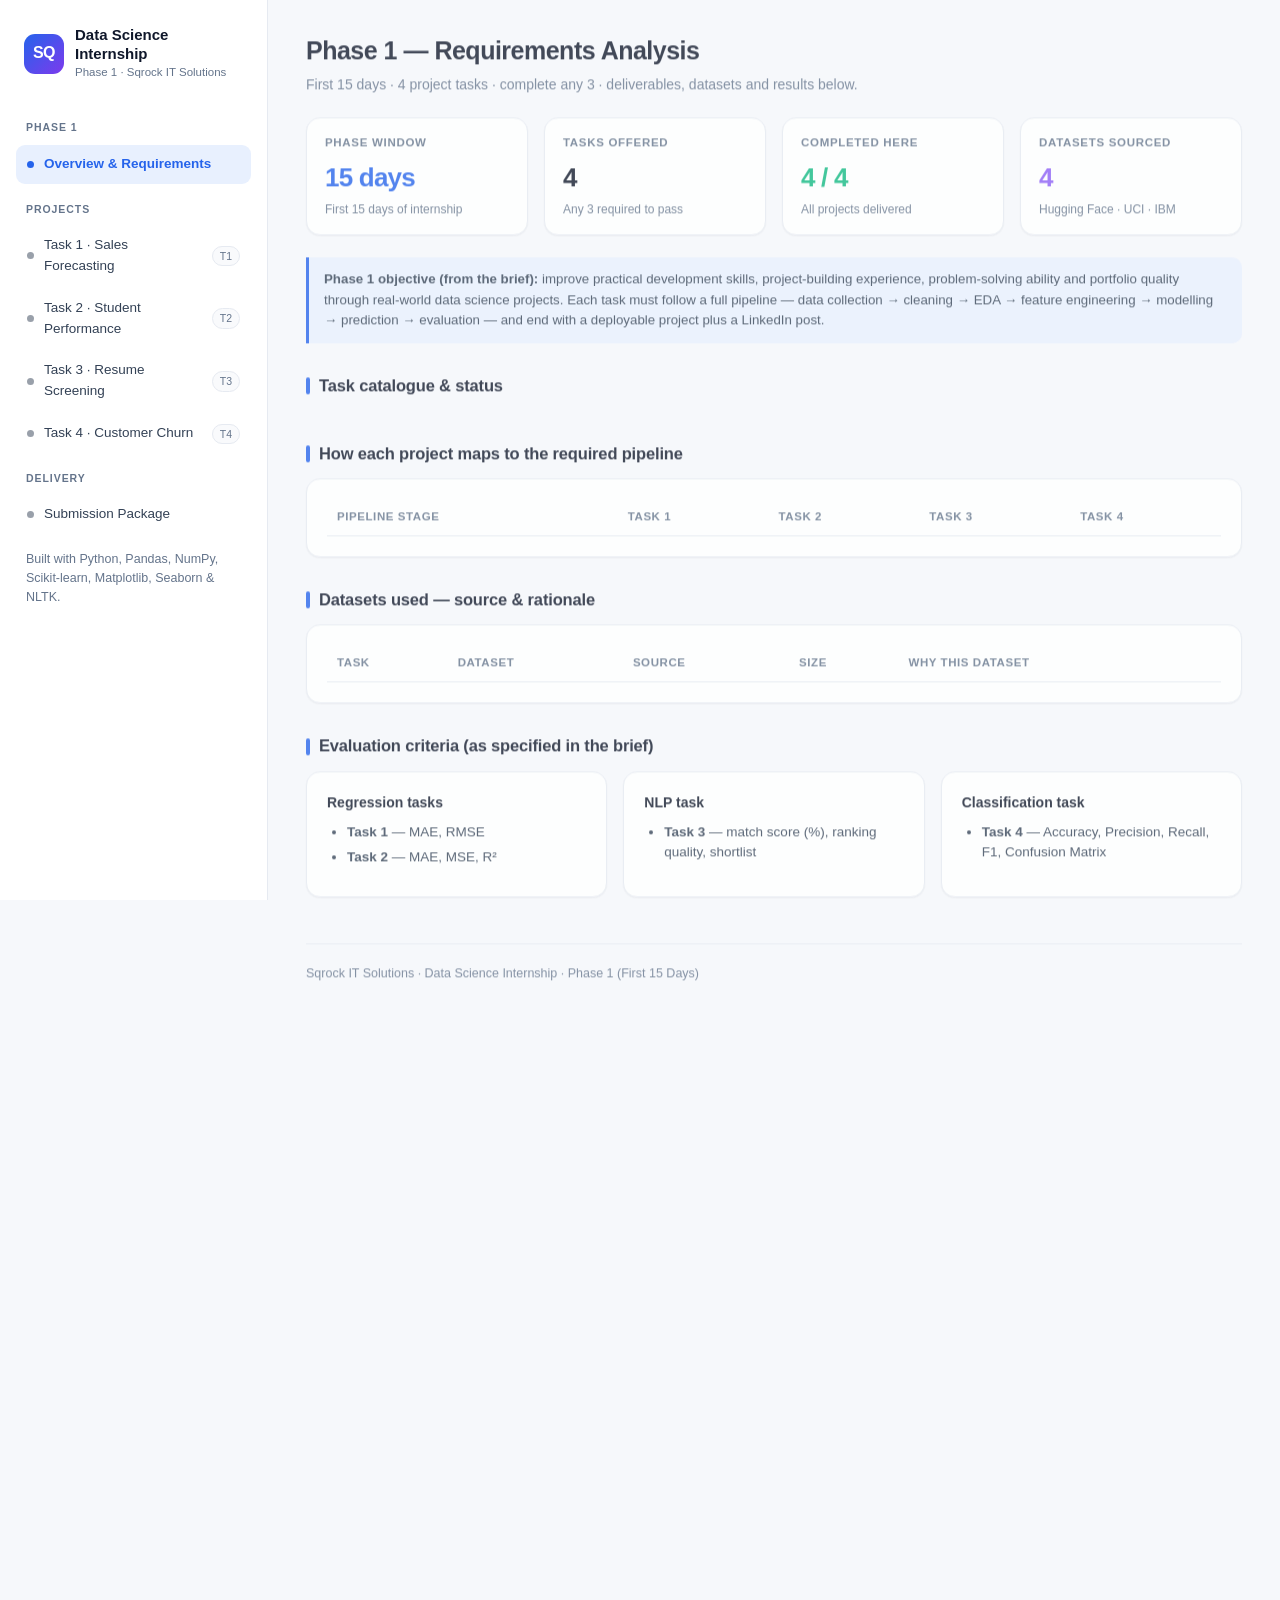
<file: index.html>
<!doctype html>
<html lang="en">
<head>
  <meta charset="utf-8">
  <title>Sqrock IT Solutions - Data Science Internship</title>
  <meta http-equiv="refresh" content="0; url=phase1_data_science/web/index.html">
  <link rel="canonical" href="phase1_data_science/web/index.html">
</head>
<body>
  <p>Opening the <a href="phase1_data_science/web/index.html">Phase 1 dashboard</a>...</p>
</body>
</html>
</file>
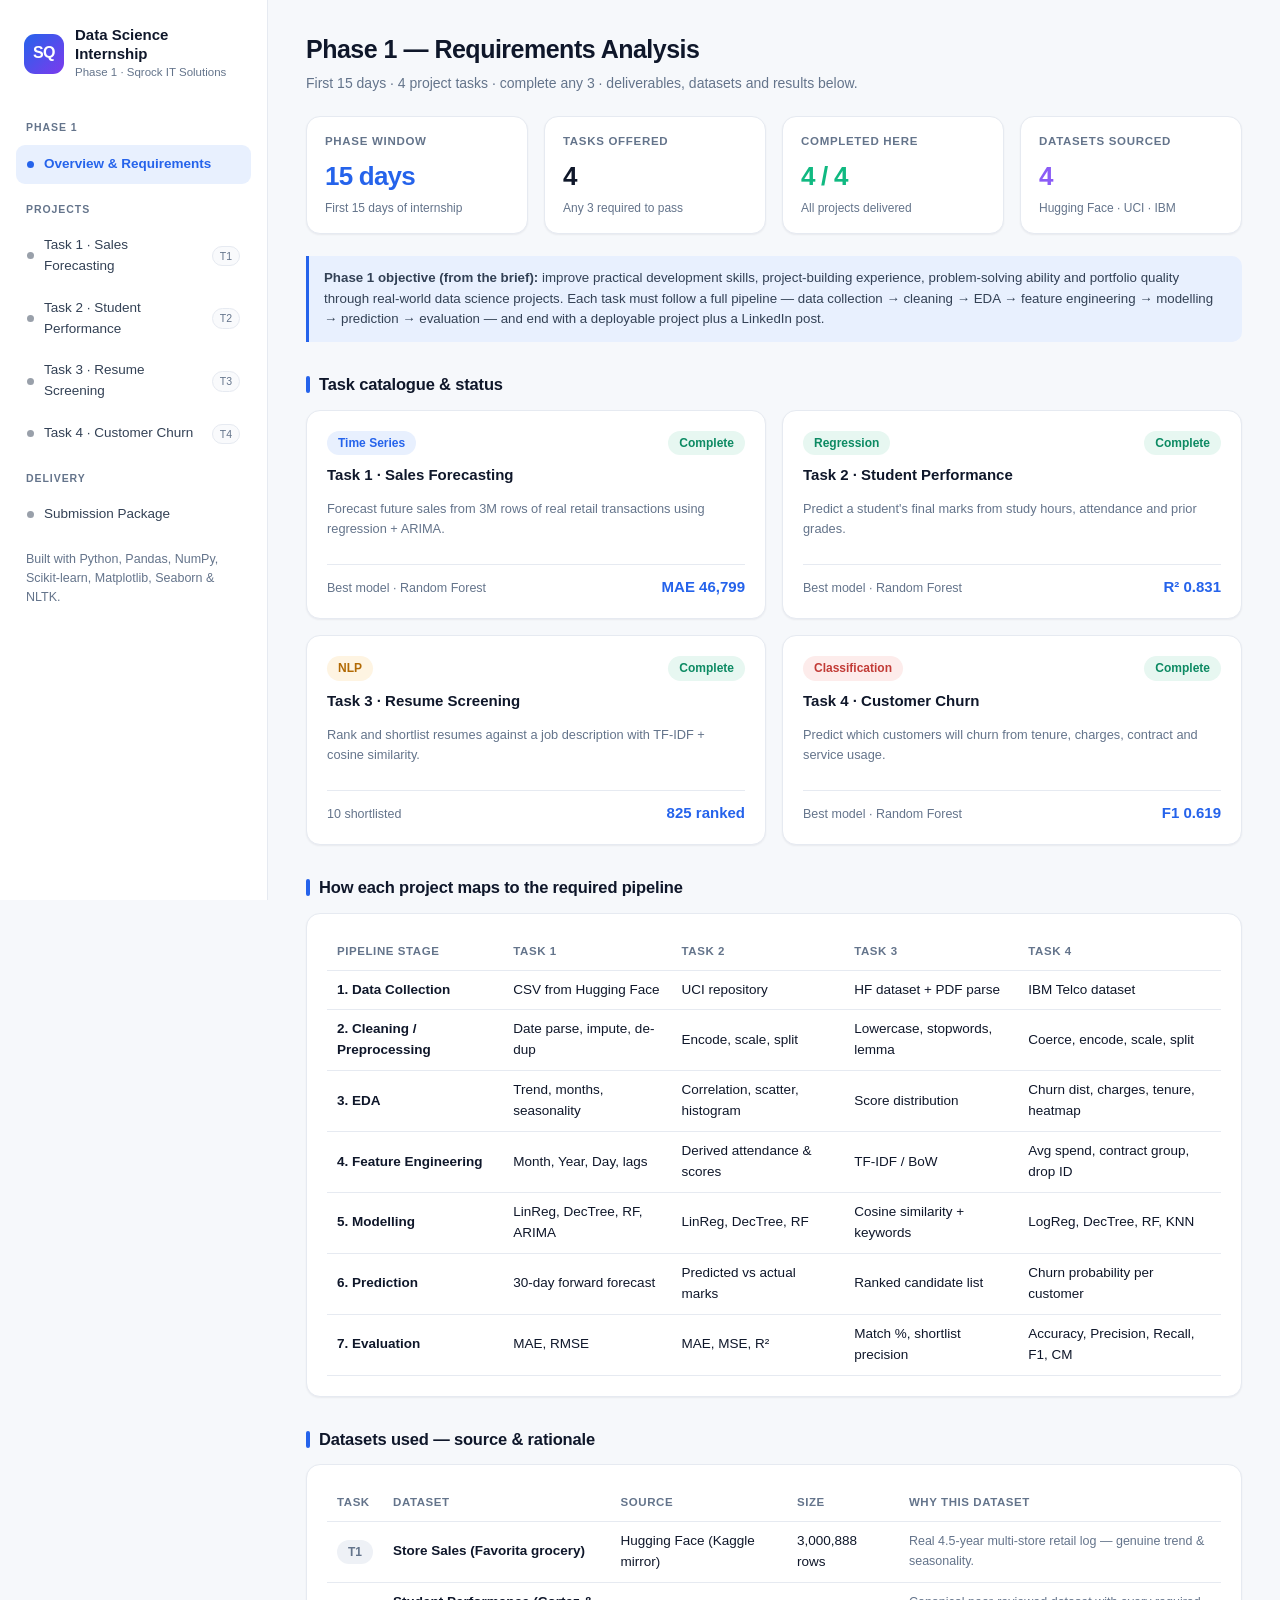
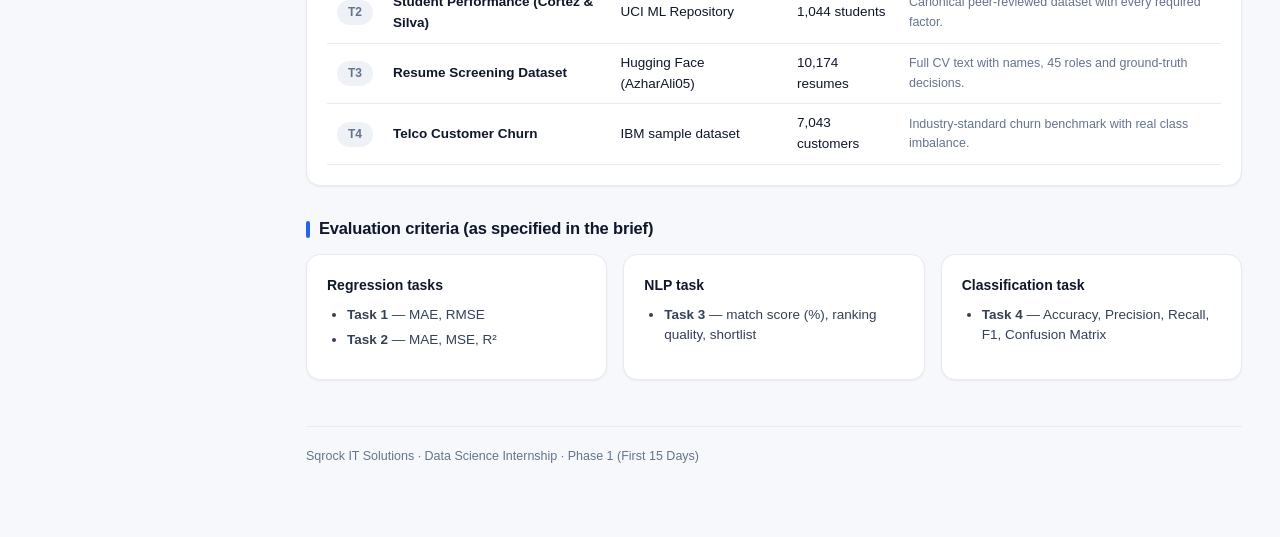
<file: phase1_data_science/web/index.html>
<!DOCTYPE html>
<html lang="en">
<head>
<meta charset="UTF-8" />
<meta name="viewport" content="width=device-width, initial-scale=1.0" />
<title>Data Science Internship — Phase 1 | Sqrock IT Solutions</title>
<link rel="icon" href="data:image/svg+xml,%3Csvg xmlns='http://www.w3.org/2000/svg' viewBox='0 0 32 32'%3E%3Crect width='32' height='32' rx='8' fill='%232563eb'/%3E%3Ctext x='16' y='22' font-family='Arial' font-size='15' font-weight='bold' fill='white' text-anchor='middle'%3ESQ%3C/text%3E%3C/svg%3E">
<link rel="stylesheet" href="styles.css" />
</head>
<body>
<div class="app">

  <!-- ================= SIDEBAR ================= -->
  <aside class="sidebar">
    <div class="brand">
      <div class="logo">SQ</div>
      <div>
        <h1>Data Science Internship</h1>
        <span>Phase 1 &middot; Sqrock IT Solutions</span>
      </div>
    </div>
    <nav class="nav" id="nav">
      <div class="nav-label">Phase 1</div>
      <a data-page="overview" class="active"><span class="dot"></span>Overview &amp; Requirements</a>
      <div class="nav-label">Projects</div>
      <a data-page="task1"><span class="dot"></span>Task 1 · Sales Forecasting<span class="badge-n">T1</span></a>
      <a data-page="task2"><span class="dot"></span>Task 2 · Student Performance<span class="badge-n">T2</span></a>
      <a data-page="task3"><span class="dot"></span>Task 3 · Resume Screening<span class="badge-n">T3</span></a>
      <a data-page="task4"><span class="dot"></span>Task 4 · Customer Churn<span class="badge-n">T4</span></a>
      <div class="nav-label">Delivery</div>
      <a data-page="submission"><span class="dot"></span>Submission Package</a>
    </nav>
    <div class="note" style="padding:16px 10px 0; line-height:1.5;">
      Built with Python, Pandas, NumPy, Scikit-learn, Matplotlib, Seaborn &amp; NLTK.
    </div>
  </aside>

  <!-- ================= MAIN ================= -->
  <main class="main">

    <!-- ========== OVERVIEW ========== -->
    <section class="page active" id="page-overview">
      <h2 class="title">Phase 1 — Requirements Analysis</h2>
      <p class="sub">First 15 days · 4 project tasks · complete any 3 · deliverables, datasets and results below.</p>

      <div class="grid g4" style="margin-bottom:22px;">
        <div class="stat"><div class="k">Phase window</div><div class="v blue">15 days</div><div class="d">First 15 days of internship</div></div>
        <div class="stat"><div class="k">Tasks offered</div><div class="v">4</div><div class="d">Any 3 required to pass</div></div>
        <div class="stat"><div class="k">Completed here</div><div class="v green">4 / 4</div><div class="d">All projects delivered</div></div>
        <div class="stat"><div class="k">Datasets sourced</div><div class="v purple">4</div><div class="d">Hugging Face · UCI · IBM</div></div>
      </div>

      <div class="callout">
        <b>Phase 1 objective (from the brief):</b> improve practical development skills, project-building
        experience, problem-solving ability and portfolio quality through real-world data science projects.
        Each task must follow a full pipeline — data collection → cleaning → EDA → feature engineering →
        modelling → prediction → evaluation — and end with a deployable project plus a LinkedIn post.
      </div>

      <h3 class="sec">Task catalogue &amp; status</h3>
      <div class="grid g2" id="taskCards"></div>

      <h3 class="sec">How each project maps to the required pipeline</h3>
      <div class="card">
        <table class="tbl">
          <thead><tr><th>Pipeline stage</th><th>Task 1</th><th>Task 2</th><th>Task 3</th><th>Task 4</th></tr></thead>
          <tbody id="pipelineMap"></tbody>
        </table>
      </div>

      <h3 class="sec">Datasets used — source &amp; rationale</h3>
      <div class="card">
        <table class="tbl">
          <thead><tr><th>Task</th><th>Dataset</th><th>Source</th><th>Size</th><th>Why this dataset</th></tr></thead>
          <tbody id="datasetTable"></tbody>
        </table>
      </div>

      <h3 class="sec">Evaluation criteria (as specified in the brief)</h3>
      <div class="grid g3">
        <div class="card"><h4>Regression tasks</h4>
          <ul class="clean"><li><b>Task 1</b> — MAE, RMSE</li><li><b>Task 2</b> — MAE, MSE, R²</li></ul></div>
        <div class="card"><h4>NLP task</h4>
          <ul class="clean"><li><b>Task 3</b> — match score (%), ranking quality, shortlist</li></ul></div>
        <div class="card"><h4>Classification task</h4>
          <ul class="clean"><li><b>Task 4</b> — Accuracy, Precision, Recall, F1, Confusion Matrix</li></ul></div>
      </div>

      <div class="footer">Sqrock IT Solutions · Data Science Internship · Phase 1 (First 15 Days)</div>
    </section>

    <!-- ========== TASK 1 ========== -->
    <section class="page" id="page-task1">
      <span class="pill">Task 1 · Machine Learning · Time Series</span>
      <h2 class="title" style="margin-top:10px;">Sales Forecasting System</h2>
      <p class="sub">Analyse historical sales and predict future sales with machine learning.</p>

      <div class="callout"><b>Problem statement.</b> Businesses need to understand future sales trends to manage
        inventory, revenue and planning. This system forecasts future sales from historical data.</div>

      <h3 class="sec">Dataset</h3>
      <div class="card">
        <div class="grid g2">
          <div>
            <h4>Store Sales — Favorita grocery chain</h4>
            <div class="kv"><span>Source</span><b>Hugging Face (Kaggle mirror)</b></div>
            <div class="kv"><span>Raw records</span><b id="t1-raw">—</b></div>
            <div class="kv"><span>Daily series</span><b id="t1-daily">—</b></div>
            <div class="kv"><span>Date range</span><b id="t1-range">—</b></div>
            <div class="kv"><span>Columns</span><b>date · store_nbr · family · sales · onpromotion</b></div>
          </div>
          <div>
            <h4>Why this dataset</h4>
            <p class="note" style="font-size:13px; color:var(--ink-2);">
              It is a <b>real</b> multi-store retail transaction log with 3M rows across 4.5 years — genuine
              trend, weekly and yearly seasonality rather than a synthetic toy series. The brief asks for
              <code>Date</code>, <code>Sales</code> and optional <code>Product</code>/<code>Category</code>/<code>Region</code>;
              <code>family</code> maps to category and <code>store_nbr</code> to region/store, so every required
              column is covered. Large enough to make MAE/RMSE meaningful.
            </p>
          </div>
        </div>
      </div>

      <h3 class="sec">Pipeline steps performed</h3>
      <div class="card"><div class="steps" id="t1-steps"></div></div>

      <h3 class="sec">Exploratory data analysis</h3>
      <div class="card" style="margin-bottom:16px;">
        <h4>Sales trend over time</h4>
        <div class="chart-box h320"><canvas id="c1-trend"></canvas></div>
      </div>
      <div class="grid g2" style="margin-bottom:16px;">
        <div class="card"><h4>Monthly totals (red = best, green = worst)</h4><div class="chart-box h280"><canvas id="c1-monthly"></canvas></div></div>
        <div class="card"><h4>Seasonality by calendar month</h4><div class="chart-box h280"><canvas id="c1-season"></canvas></div></div>
      </div>
      <div class="card"><h4>Average sales by day of week</h4><div class="chart-box h240"><canvas id="c1-dow"></canvas></div></div>

      <h3 class="sec">Model performance</h3>
      <div class="grid g2" style="margin-bottom:16px;">
        <div class="card">
          <h4>Evaluation metrics (hold-out: last 90 days)</h4>
          <table class="tbl"><thead><tr><th>Model</th><th class="num">MAE</th><th class="num">RMSE</th></tr></thead>
            <tbody id="t1-models"></tbody></table>
          <div class="note" style="margin-top:10px;">Lower is better. Best model highlighted.</div>
        </div>
        <div class="card"><h4>MAE / RMSE comparison</h4><div class="chart-box h280"><canvas id="c1-metrics"></canvas></div></div>
      </div>

      <h3 class="sec">Prediction</h3>
      <div class="card" style="margin-bottom:16px;">
        <h4>Actual vs predicted — last 90 days</h4>
        <div class="chart-box h320"><canvas id="c1-avp"></canvas></div>
      </div>
      <div class="card">
        <h4>Forward forecast — next 30 days</h4>
        <div class="chart-box h320"><canvas id="c1-forecast"></canvas></div>
        <div class="grid g3" style="margin-top:16px;">
          <div class="stat"><div class="k">Forecast total (30d)</div><div class="v green" id="t1-fctotal">—</div></div>
          <div class="stat"><div class="k">Forecast daily average</div><div class="v blue" id="t1-fcmean">—</div></div>
          <div class="stat"><div class="k">Best model</div><div class="v purple" id="t1-best" style="font-size:20px;">—</div></div>
        </div>
      </div>

      <div class="footer">Artifacts: <code>forecast_30d.csv</code>, <code>actual_vs_predicted.csv</code>, <code>monthly_totals.csv</code>, <code>metrics.json</code></div>
    </section>

    <!-- ========== TASK 2 ========== -->
    <section class="page" id="page-task2">
      <span class="pill green">Task 2 · Machine Learning · Regression</span>
      <h2 class="title" style="margin-top:10px;">Student Performance Predictor</h2>
      <p class="sub">Predict a student's final marks from academic and personal factors.</p>

      <div class="callout"><b>Problem statement.</b> Educational institutions want to identify students who may
        need extra support. This system predicts student performance (marks) using historical data.</div>

      <h3 class="sec">Dataset</h3>
      <div class="card">
        <div class="grid g2">
          <div>
            <h4>UCI Student Performance (Cortez &amp; Silva)</h4>
            <div class="kv"><span>Source</span><b>UCI ML Repository</b></div>
            <div class="kv"><span>Students</span><b id="t2-students">—</b></div>
            <div class="kv"><span>Subjects</span><b>Mathematics + Portuguese</b></div>
            <div class="kv"><span>Target</span><b>final_marks (G3, 0–20)</b></div>
            <div class="kv"><span>Mean final marks</span><b id="t2-mean">—</b></div>
          </div>
          <div>
            <h4>Column mapping to the brief's schema</h4>
            <table class="tbl" style="margin-top:6px;">
              <thead><tr><th>Required column</th><th>Real variable</th></tr></thead>
              <tbody>
                <tr><td>Study Hours</td><td><code>studytime</code> → hours/week</td></tr>
                <tr><td>Attendance</td><td><code>absences</code> → attendance %</td></tr>
                <tr><td>Previous Score</td><td><code>G2</code></td></tr>
                <tr><td>Assignments Score</td><td><code>G1</code></td></tr>
                <tr><td>Final Marks (target)</td><td><code>G3</code></td></tr>
                <tr><td>Gender / parent education</td><td><code>sex</code>, <code>Medu</code>, <code>Fedu</code></td></tr>
              </tbody>
            </table>
          </div>
        </div>
        <div class="note" style="margin-top:12px;"><b>Why this dataset:</b> it is the canonical real-world student
          performance dataset (published, peer-reviewed), containing genuine study-time, absence, grade and
          family-education variables — every factor the brief lists. Using real data gives an honest R² rather
          than an artificially perfect synthetic result.</div>
      </div>

      <h3 class="sec">Pipeline steps performed</h3>
      <div class="card"><div class="steps" id="t2-steps"></div></div>

      <h3 class="sec">Exploratory data analysis</h3>
      <div class="grid g2" style="margin-bottom:16px;">
        <div class="card"><h4>Correlation heatmap</h4><img class="fig" src="assets/t2_corr.png" alt="correlation heatmap"></div>
        <div class="card"><h4>Study hours vs final marks</h4><div class="chart-box h320"><canvas id="c2-study"></canvas></div></div>
      </div>
      <div class="grid g2" style="margin-bottom:16px;">
        <div class="card"><h4>Average final marks by attendance band</h4><div class="chart-box h280"><canvas id="c2-att"></canvas></div></div>
        <div class="card"><h4>Distribution of final marks</h4><div class="chart-box h280"><canvas id="c2-dist"></canvas></div></div>
      </div>
      <div class="grid g2">
        <div class="card"><h4>Correlation of each feature with final marks</h4><div class="chart-box h320"><canvas id="c2-featcorr"></canvas></div></div>
        <div class="card"><h4>Random Forest — feature importance</h4><div class="chart-box h320"><canvas id="c2-imp"></canvas></div></div>
      </div>

      <h3 class="sec">Model performance</h3>
      <div class="grid g2">
        <div class="card">
          <h4>Evaluation metrics</h4>
          <table class="tbl"><thead><tr><th>Model</th><th class="num">MAE</th><th class="num">MSE</th><th class="num">R²</th></tr></thead>
            <tbody id="t2-models"></tbody></table>
          <div class="note" style="margin-top:10px;">R² closer to 1 and MAE closer to 0 is better.</div>
        </div>
        <div class="card"><h4>Actual vs predicted</h4><img class="fig" src="assets/t2_avp.png" alt="actual vs predicted"></div>
      </div>

      <h3 class="sec">Interactive predictor</h3>
      <div class="card">
        <p class="note" style="margin-top:0;">A compact linear model fitted on the four headline features lets you
          explore how each factor moves the predicted final mark. Move the sliders to see the effect live.</p>
        <div class="grid g2" style="margin-top:14px;">
          <div>
            <div class="ctrl"><label>Study hours / week <span class="val" id="v2-study">5</span></label>
              <input type="range" id="s2-study" min="1" max="14" step="0.5" value="5"></div>
            <div class="ctrl"><label>Attendance % <span class="val" id="v2-att">90</span></label>
              <input type="range" id="s2-att" min="50" max="100" step="1" value="90"></div>
            <div class="ctrl"><label>Previous score (0–20) <span class="val" id="v2-prev">12</span></label>
              <input type="range" id="s2-prev" min="0" max="20" step="0.5" value="12"></div>
            <div class="ctrl"><label>Assignments score (0–20) <span class="val" id="v2-asg">12</span></label>
              <input type="range" id="s2-asg" min="0" max="20" step="0.5" value="12"></div>
          </div>
          <div style="display:flex; flex-direction:column; justify-content:center; align-items:center; background:var(--panel-2); border:1px solid var(--line); border-radius:12px; padding:22px;">
            <div class="result-lbl">Predicted final mark</div>
            <div class="result-big" id="t2-pred" style="color:var(--primary); margin:8px 0;">—</div>
            <div class="note" id="t2-band">—</div>
            <div class="meter" style="width:100%;"><i id="t2-meter" style="background:var(--primary); width:0;"></i></div>
            <div class="note" style="margin-top:8px;">Model R² (4 features) = <b id="t2-r2">—</b> · MAE = <b id="t2-mae">—</b></div>
          </div>
        </div>
      </div>

      <div class="footer">Artifacts: <code>predictions.csv</code>, <code>sample_students.csv</code>, <code>simple_model.json</code>, <code>metrics.json</code></div>
    </section>

    <!-- ========== TASK 3 ========== -->
    <section class="page" id="page-task3">
      <span class="pill amber">Task 3 · NLP · Information Retrieval</span>
      <h2 class="title" style="margin-top:10px;">AI Resume Screening System</h2>
      <p class="sub">Read resumes, compare them to a job description with NLP, and rank / shortlist candidates.</p>

      <div class="callout"><b>Problem statement.</b> Companies receive hundreds of resumes for a single role and
        manual screening is slow. This system reads resumes and ranks them by relevance to a job description.</div>

      <h3 class="sec">Dataset &amp; job description</h3>
      <div class="card">
        <div class="grid g2">
          <div>
            <h4>Resume Screening Dataset</h4>
            <div class="kv"><span>Source</span><b>Hugging Face · AzharAli05</b></div>
            <div class="kv"><span>Total records</span><b>10,174 resumes · 45 roles</b></div>
            <div class="kv"><span>Target role screened</span><b id="t3-role">—</b></div>
            <div class="kv"><span>Resumes screened</span><b id="t3-count">—</b></div>
            <div class="kv"><span>Fields</span><b>Role · Resume · Decision · Job Description</b></div>
          </div>
          <div>
            <h4>Why this dataset</h4>
            <p class="note" style="font-size:13px; color:var(--ink-2);">
              It provides <b>full resume text with real candidate names</b> across 45 job roles, plus a matching
              job description and a human select/reject decision — so the NLP pipeline works on realistic,
              unstructured CV content and can be sanity-checked against a ground-truth label. A PDF→text
              round-trip demo (3 resumes rendered to PDF and re-parsed with <code>pypdf</code>) covers the
              brief's "convert PDFs into text" requirement.
            </p>
          </div>
        </div>
        <div class="callout" style="margin-top:14px;"><b>Job description used:</b><br><span id="t3-jd" class="note"></span></div>
      </div>

      <h3 class="sec">Pipeline steps performed</h3>
      <div class="card"><div class="steps" id="t3-steps"></div></div>

      <h3 class="sec">Ranking &amp; results</h3>
      <div class="grid g2" style="margin-bottom:16px;">
        <div class="card"><h4>Top 15 candidates (green = shortlisted)</h4><div class="chart-box h360"><canvas id="c3-top"></canvas></div></div>
        <div class="card"><h4>Match-score distribution</h4><div class="chart-box h360"><canvas id="c3-dist"></canvas></div></div>
      </div>
      <div class="card" style="margin-bottom:16px;">
        <h4>Skill coverage — top candidate: <span id="t3-topname" style="color:var(--primary);"></span></h4>
        <div id="t3-skills" style="margin-top:10px;"></div>
      </div>

      <div class="grid g4" style="margin-bottom:16px;">
        <div class="stat"><div class="k">Shortlisted</div><div class="v green" id="t3-short">—</div><div class="d">top N, score ≥ 30%</div></div>
        <div class="stat"><div class="k">Mean score</div><div class="v blue" id="t3-meanscore">—</div><div class="d">across all resumes</div></div>
        <div class="stat"><div class="k">Top match</div><div class="v purple" id="t3-topscore">—</div><div class="d">best candidate</div></div>
        <div class="stat"><div class="k">TF-IDF matrix</div><div class="v amber" style="font-size:20px;" id="t3-matrix">—</div><div class="d">resumes × terms</div></div>
      </div>

      <div class="card">
        <h4>Full ranking list</h4>
        <div style="display:flex; gap:10px; margin:12px 0;">
          <input type="text" id="t3-search" placeholder="Search candidate name…" style="max-width:280px;">
          <select id="t3-filter" style="max-width:190px;">
            <option value="all">All candidates</option>
            <option value="yes">Shortlisted only</option>
          </select>
        </div>
        <div class="scroll-y">
          <table class="tbl">
            <thead><tr><th class="num">Rank</th><th>Candidate</th><th class="num">Match %</th><th class="num">Skills</th><th>Status</th></tr></thead>
            <tbody id="t3-table"></tbody>
          </table>
        </div>
      </div>

      <div class="footer">Artifacts: <code>ranking.csv</code>, <code>shortlist.csv</code>, <code>metrics.json</code></div>
    </section>

    <!-- ========== TASK 4 ========== -->
    <section class="page" id="page-task4">
      <span class="pill red">Task 4 · Machine Learning · Classification</span>
      <h2 class="title" style="margin-top:10px;">Customer Churn Prediction System</h2>
      <p class="sub">Predict whether a customer will leave (churn) or continue using the service.</p>

      <div class="callout"><b>Problem statement.</b> Companies want to retain customers because losing customers
        reduces revenue. This system analyses customer data and predicts churn risk.</div>

      <h3 class="sec">Dataset</h3>
      <div class="card">
        <div class="grid g2">
          <div>
            <h4>IBM Telco Customer Churn</h4>
            <div class="kv"><span>Source</span><b>IBM sample dataset</b></div>
            <div class="kv"><span>Customers</span><b id="t4-cust">—</b></div>
            <div class="kv"><span>Churn rate</span><b id="t4-rate">—</b></div>
            <div class="kv"><span>Target</span><b>Churn (Yes/No)</b></div>
            <div class="kv"><span>Features</span><b id="t4-feats">—</b></div>
          </div>
          <div>
            <h4>Why this dataset</h4>
            <p class="note" style="font-size:13px; color:var(--ink-2);">
              It is the industry-standard churn benchmark (7,043 real telecom customers) containing every field the
              brief requests — demographics, subscription plan, <code>tenure</code>, <code>MonthlyCharges</code>,
              <code>TotalCharges</code>, service usage and a clean Yes/No <code>Churn</code> label. Its moderate
              class imbalance (≈26% churn) makes Precision/Recall/F1 meaningful rather than trivial.
            </p>
          </div>
        </div>
      </div>

      <h3 class="sec">Pipeline steps performed</h3>
      <div class="card"><div class="steps" id="t4-steps"></div></div>

      <h3 class="sec">Exploratory data analysis</h3>
      <div class="grid g2" style="margin-bottom:16px;">
        <div class="card"><h4>Churn distribution</h4><div class="chart-box h280"><canvas id="c4-dist"></canvas></div></div>
        <div class="card"><h4>Churn rate by tenure</h4><div class="chart-box h280"><canvas id="c4-tenure"></canvas></div></div>
      </div>
      <div class="grid g2">
        <div class="card"><h4>Monthly charges vs churn</h4><div class="chart-box h300"><canvas id="c4-charges"></canvas></div></div>
        <div class="card"><h4>Correlation heatmap</h4><img class="fig" src="assets/t4_corr.png" alt="correlation heatmap"></div>
      </div>

      <h3 class="sec">Model performance</h3>
      <div class="card" style="margin-bottom:16px;">
        <h4>Metrics by model</h4>
        <table class="tbl">
          <thead><tr><th>Model</th><th class="num">Accuracy</th><th class="num">Precision</th><th class="num">Recall</th><th class="num">F1</th><th class="num">ROC-AUC</th></tr></thead>
          <tbody id="t4-models"></tbody>
        </table>
      </div>
      <div class="grid g3" style="margin-bottom:16px;">
        <div class="card"><h4>Model comparison</h4><div class="chart-box h300"><canvas id="c4-compare"></canvas></div></div>
        <div class="card"><h4>Confusion matrix (best model)</h4><div id="t4-confusion" style="padding:8px 0;"></div></div>
        <div class="card"><h4>ROC curves</h4><div class="chart-box h300"><canvas id="c4-roc"></canvas></div></div>
      </div>
      <div class="card"><h4>Top churn drivers (Random Forest importance)</h4><div class="chart-box h320"><canvas id="c4-imp"></canvas></div></div>

      <h3 class="sec">Interactive churn risk calculator</h3>
      <div class="card">
        <p class="note" style="margin-top:0;">Uses the exported logistic-regression coefficients (with the training
          scaler) to score a hypothetical customer in real time.</p>
        <div class="grid g2" style="margin-top:14px;">
          <div>
            <div class="ctrl"><label>Tenure (months) <span class="val" id="v4-tenure">12</span></label>
              <input type="range" id="s4-tenure" min="0" max="72" step="1" value="12"></div>
            <div class="ctrl"><label>Monthly charges ($) <span class="val" id="v4-monthly">70</span></label>
              <input type="range" id="s4-monthly" min="18" max="120" step="1" value="70"></div>
            <div class="ctrl"><label>Total charges ($) <span class="val" id="v4-total">840</span></label>
              <input type="range" id="s4-total" min="0" max="8700" step="10" value="840" disabled></div>
            <div class="note" style="margin:-8px 0 14px;">Total charges auto-computed as tenure × monthly charges.</div>
            <div class="ctrl"><label>Contract type</label>
              <select id="s4-contract"><option value="0">Month-to-month</option><option value="1">One year</option><option value="2">Two year</option></select></div>
            <div class="ctrl"><label>Internet service</label>
              <select id="s4-internet"><option value="0">DSL</option><option value="1">Fiber optic</option><option value="2">No internet</option></select></div>
          </div>
          <div style="display:flex; flex-direction:column; justify-content:center; align-items:center; background:var(--panel-2); border:1px solid var(--line); border-radius:12px; padding:22px;">
            <div class="result-lbl">Churn probability</div>
            <div class="result-big" id="t4-prob" style="margin:8px 0;">—</div>
            <div class="meter" style="width:100%;"><i id="t4-meter" style="width:0;"></i></div>
            <div class="note" id="t4-band" style="margin-top:10px;">—</div>
          </div>
        </div>
      </div>

      <div class="footer">Artifacts: <code>at_risk_customers.csv</code>, <code>logit_model.json</code>, <code>metrics.json</code></div>
    </section>

    <!-- ========== SUBMISSION ========== -->
    <section class="page" id="page-submission">
      <h2 class="title">Submission Package</h2>
      <p class="sub">What the brief requires for final submission, and where each item stands.</p>

      <div class="callout ok"><b>Brief requirement:</b> after completing the selected projects, upload all source
        code on GitHub, deploy/host the project online and submit the live link, and create a professional
        LinkedIn post (with screenshots, tagging Sqrock IT Solutions).</div>

      <h3 class="sec">Checklist</h3>
      <div class="checklist" id="submissionList"></div>

      <h3 class="sec">Repository structure produced</h3>
      <div class="card">
        <pre style="margin:0; font-size:12.5px; line-height:1.65; overflow-x:auto; color:var(--ink-2);">phase1_internship/
├── data/                          # sourced datasets + provenance
├── task1_sales_forecasting/       # sales_forecasting.py + artifacts/
├── task2_student_performance/     # student_performance.py + artifacts/
├── task3_resume_screening/        # resume_screening.py + artifacts/
├── task4_churn_prediction/        # churn_prediction.py + artifacts/
├── web/                           # this dashboard (index.html, styles.css, app.js, assets/)
└── reports/                       # Phase 1 report, LinkedIn post, submission checklist</pre>
      </div>

      <h3 class="sec">Reproduce everything</h3>
      <div class="card">
        <div class="kv"><span>1. Install dependencies</span><code>pip install -r requirements.txt</code></div>
        <div class="kv"><span>2. Download datasets</span><code>python download_data.py</code></div>
        <div class="kv"><span>3. Run Task 1</span><code>python task1_sales_forecasting/sales_forecasting.py</code></div>
        <div class="kv"><span>4. Run Task 2</span><code>python task2_student_performance/student_performance.py</code></div>
        <div class="kv"><span>5. Run Task 3</span><code>python task3_resume_screening/resume_screening.py</code></div>
        <div class="kv"><span>6. Run Task 4</span><code>python task4_churn_prediction/churn_prediction.py</code></div>
      </div>

      <div class="footer">Sqrock IT Solutions · Data Science Internship · Phase 1</div>
    </section>

  </main>
</div>

<script src="assets/chart.umd.min.js"></script>
<script src="assets/data.js"></script>
<script src="app.js"></script>
</body>
</html>
</file>
<file: phase1_data_science/web/styles.css>
/* ============================================================
   Sqrock IT Solutions - Data Science Internship - Phase 1
   Dashboard stylesheet (light theme)
   ============================================================ */
:root {
  --bg: #f6f8fb;
  --panel: #ffffff;
  --panel-2: #f9fafc;
  --ink: #0f172a;
  --ink-2: #334155;
  --muted: #64748b;
  --line: #e6eaf1;
  --primary: #2563eb;
  --primary-soft: #e8f0fe;
  --accent: #f59e0b;
  --green: #10b981;
  --red: #ef4444;
  --purple: #8b5cf6;
  --radius: 14px;
  --shadow: 0 1px 2px rgba(15, 23, 42, .05), 0 8px 24px rgba(15, 23, 42, .05);
  --shadow-sm: 0 1px 2px rgba(15, 23, 42, .06);
}

* { box-sizing: border-box; }
html, body { margin: 0; padding: 0; }
body {
  font-family: -apple-system, BlinkMacSystemFont, "Segoe UI", Roboto, "Helvetica Neue", Arial, sans-serif;
  background: var(--bg);
  color: var(--ink);
  font-size: 15px;
  line-height: 1.55;
  -webkit-font-smoothing: antialiased;
}

/* ---------- layout ---------- */
.app { display: grid; grid-template-columns: 268px 1fr; min-height: 100vh; }

.sidebar {
  background: var(--panel);
  border-right: 1px solid var(--line);
  padding: 22px 16px;
  position: sticky; top: 0; height: 100vh; overflow-y: auto;
}
.brand { display: flex; align-items: center; gap: 11px; padding: 4px 8px 18px; }
.brand .logo {
  width: 40px; height: 40px; border-radius: 11px; flex: 0 0 40px;
  background: linear-gradient(135deg, #2563eb, #7c3aed);
  color: #fff; font-weight: 800; display: grid; place-items: center; font-size: 16px;
  letter-spacing: -.5px;
}
.brand h1 { font-size: 15px; margin: 0; line-height: 1.25; font-weight: 700; }
.brand span { font-size: 11.5px; color: var(--muted); display: block; }

.nav { display: flex; flex-direction: column; gap: 3px; margin-top: 6px; }
.nav-label { font-size: 10.5px; text-transform: uppercase; letter-spacing: .09em;
  color: var(--muted); font-weight: 700; padding: 14px 10px 6px; }
.nav a {
  display: flex; align-items: center; gap: 10px; padding: 9px 11px; border-radius: 9px;
  color: var(--ink-2); text-decoration: none; font-size: 13.5px; font-weight: 500;
  transition: background .15s, color .15s; cursor: pointer;
}
.nav a:hover { background: var(--panel-2); color: var(--ink); }
.nav a.active { background: var(--primary-soft); color: var(--primary); font-weight: 650; }
.nav a .dot { width: 7px; height: 7px; border-radius: 50%; background: currentColor; opacity: .5; flex: 0 0 7px; }
.nav a.active .dot { opacity: 1; }
.nav a .badge-n { margin-left: auto; font-size: 10.5px; background: var(--panel-2); color: var(--muted);
  padding: 1px 7px; border-radius: 20px; border: 1px solid var(--line); }
.nav a.active .badge-n { background: #fff; color: var(--primary); }

.main { padding: 30px 38px 70px; max-width: 1220px; }
.page { display: none; animation: fade .28s ease; }
.page.active { display: block; }
@keyframes fade { from { opacity: 0; transform: translateY(6px); } to { opacity: 1; transform: none; } }

/* ---------- typography ---------- */
h2.title { font-size: 25px; margin: 0 0 4px; letter-spacing: -.02em; font-weight: 750; }
p.sub { color: var(--muted); margin: 0 0 22px; font-size: 14px; }
h3.sec { font-size: 16.5px; margin: 30px 0 12px; font-weight: 700; display: flex;
  align-items: center; gap: 9px; letter-spacing: -.01em; }
h3.sec::before { content: ""; width: 4px; height: 17px; border-radius: 3px; background: var(--primary); }
h4 { font-size: 14px; margin: 0 0 8px; font-weight: 700; }

/* ---------- cards ---------- */
.card { background: var(--panel); border: 1px solid var(--line); border-radius: var(--radius);
  padding: 20px; box-shadow: var(--shadow-sm); }
.grid { display: grid; gap: 16px; }
.g2 { grid-template-columns: repeat(2, 1fr); }
.g3 { grid-template-columns: repeat(3, 1fr); }
.g4 { grid-template-columns: repeat(4, 1fr); }
@media (max-width: 1000px) { .g2, .g3, .g4 { grid-template-columns: 1fr; } .app { grid-template-columns: 1fr; }
  .sidebar { position: static; height: auto; } .main { padding: 20px; } }

/* ---------- stat tiles ---------- */
.stat { background: var(--panel); border: 1px solid var(--line); border-radius: var(--radius);
  padding: 16px 18px; box-shadow: var(--shadow-sm); }
.stat .k { font-size: 11.5px; color: var(--muted); text-transform: uppercase; letter-spacing: .06em; font-weight: 650; }
.stat .v { font-size: 26px; font-weight: 780; letter-spacing: -.03em; margin-top: 5px; }
.stat .d { font-size: 12px; color: var(--muted); margin-top: 2px; }
.stat .v.blue { color: var(--primary); } .stat .v.green { color: var(--green); }
.stat .v.red { color: var(--red); } .stat .v.purple { color: var(--purple); }
.stat .v.amber { color: var(--accent); }

/* ---------- pills / tags ---------- */
.pill { display: inline-flex; align-items: center; gap: 6px; font-size: 12px; font-weight: 620;
  padding: 3px 11px; border-radius: 20px; background: var(--primary-soft); color: var(--primary); }
.pill.green { background: #e7f7f1; color: #0d8a63; }
.pill.amber { background: #fef4e2; color: #b26a04; }
.pill.red { background: #fdeceb; color: #c23b36; }
.pill.grey { background: #eef1f6; color: var(--muted); }
.tag { display: inline-block; font-size: 11.5px; padding: 2px 9px; border-radius: 7px;
  background: var(--panel-2); border: 1px solid var(--line); color: var(--ink-2); margin: 2px 3px 2px 0; }
.tag.on { background: #e7f7f1; border-color: #b8e8d6; color: #0d8a63; font-weight: 620; }

/* ---------- tables ---------- */
table.tbl { width: 100%; border-collapse: collapse; font-size: 13.5px; }
table.tbl th { text-align: left; font-size: 11.5px; text-transform: uppercase; letter-spacing: .05em;
  color: var(--muted); font-weight: 700; padding: 9px 10px; border-bottom: 1.5px solid var(--line); }
table.tbl td { padding: 9px 10px; border-bottom: 1px solid var(--line); }
table.tbl tr:hover td { background: var(--panel-2); }
table.tbl td.num, table.tbl th.num { text-align: right; font-variant-numeric: tabular-nums; }
.rank-1 { font-weight: 750; color: var(--green); }

/* ---------- charts ---------- */
.chart-box { position: relative; width: 100%; }
.chart-box.h240 { height: 240px; } .chart-box.h280 { height: 280px; }
.chart-box.h320 { height: 320px; } .chart-box.h360 { height: 360px; }
img.fig { width: 100%; border-radius: 10px; border: 1px solid var(--line); display: block; }

/* ---------- steps ---------- */
.steps { counter-reset: s; display: flex; flex-direction: column; gap: 10px; }
.step { display: flex; gap: 12px; align-items: flex-start; }
.step .n { counter-increment: s; flex: 0 0 26px; height: 26px; border-radius: 8px;
  background: var(--primary-soft); color: var(--primary); font-weight: 750; font-size: 12.5px;
  display: grid; place-items: center; }
.step .n::before { content: counter(s); }
.step .t { font-size: 13.5px; }
.step .t b { display: block; font-weight: 680; }
.step .t span { color: var(--muted); font-size: 12.8px; }

/* ---------- interactive controls ---------- */
.ctrl { margin-bottom: 14px; }
.ctrl label { display: flex; justify-content: space-between; font-size: 13px; font-weight: 620;
  margin-bottom: 5px; color: var(--ink-2); }
.ctrl label .val { color: var(--primary); font-variant-numeric: tabular-nums; font-weight: 720; }
input[type=range] { width: 100%; accent-color: var(--primary); height: 4px; }
select, input[type=number], textarea {
  width: 100%; padding: 9px 11px; border: 1px solid var(--line); border-radius: 9px;
  font-size: 13.5px; font-family: inherit; background: #fff; color: var(--ink); outline: none;
}
select:focus, input:focus, textarea:focus { border-color: var(--primary); box-shadow: 0 0 0 3px var(--primary-soft); }
textarea { resize: vertical; min-height: 92px; line-height: 1.5; }

.btn { background: var(--primary); color: #fff; border: none; border-radius: 9px; padding: 10px 18px;
  font-size: 13.5px; font-weight: 650; cursor: pointer; font-family: inherit; transition: filter .15s; }
.btn:hover { filter: brightness(1.08); }
.btn.ghost { background: var(--panel); color: var(--ink-2); border: 1px solid var(--line); }

.result-big { font-size: 40px; font-weight: 800; letter-spacing: -.035em; line-height: 1; }
.result-lbl { font-size: 12px; color: var(--muted); text-transform: uppercase; letter-spacing: .06em; font-weight: 650; }
.meter { height: 9px; border-radius: 6px; background: #eef1f6; overflow: hidden; margin-top: 10px; }
.meter > i { display: block; height: 100%; border-radius: 6px; transition: width .4s ease; }

/* ---------- misc ---------- */
.callout { border-left: 3px solid var(--primary); background: var(--primary-soft);
  padding: 12px 15px; border-radius: 0 10px 10px 0; font-size: 13.3px; color: var(--ink-2); }
.callout.warn { border-color: var(--accent); background: #fef8ec; }
.callout.ok { border-color: var(--green); background: #ecfaf4; }
.note { font-size: 12.5px; color: var(--muted); }
.divider { height: 1px; background: var(--line); margin: 26px 0; }
ul.clean { margin: 8px 0; padding-left: 20px; font-size: 13.5px; color: var(--ink-2); }
ul.clean li { margin-bottom: 5px; }
a.link { color: var(--primary); text-decoration: none; font-weight: 600; }
a.link:hover { text-decoration: underline; }
code { background: var(--panel-2); border: 1px solid var(--line); padding: 1px 6px;
  border-radius: 5px; font-size: 12.5px; font-family: ui-monospace, "SF Mono", Consolas, monospace; }
.kv { display: flex; justify-content: space-between; padding: 7px 0; border-bottom: 1px dashed var(--line); font-size: 13.5px; }
.kv:last-child { border-bottom: none; }
.kv b { font-weight: 680; font-variant-numeric: tabular-nums; }
.scroll-y { max-height: 380px; overflow-y: auto; }
.footer { margin-top: 46px; padding-top: 20px; border-top: 1px solid var(--line);
  color: var(--muted); font-size: 12.5px; }
.checklist { display: flex; flex-direction: column; gap: 11px; }
.chk { display: flex; gap: 12px; align-items: flex-start; padding: 13px 15px; border: 1px solid var(--line);
  border-radius: 11px; background: var(--panel); }
.chk .ic { width: 24px; height: 24px; border-radius: 7px; display: grid; place-items: center;
  background: #e7f7f1; color: #0d8a63; font-weight: 800; font-size: 13px; flex: 0 0 24px; }
.chk .ic.todo { background: #fef4e2; color: #b26a04; }
</file>
